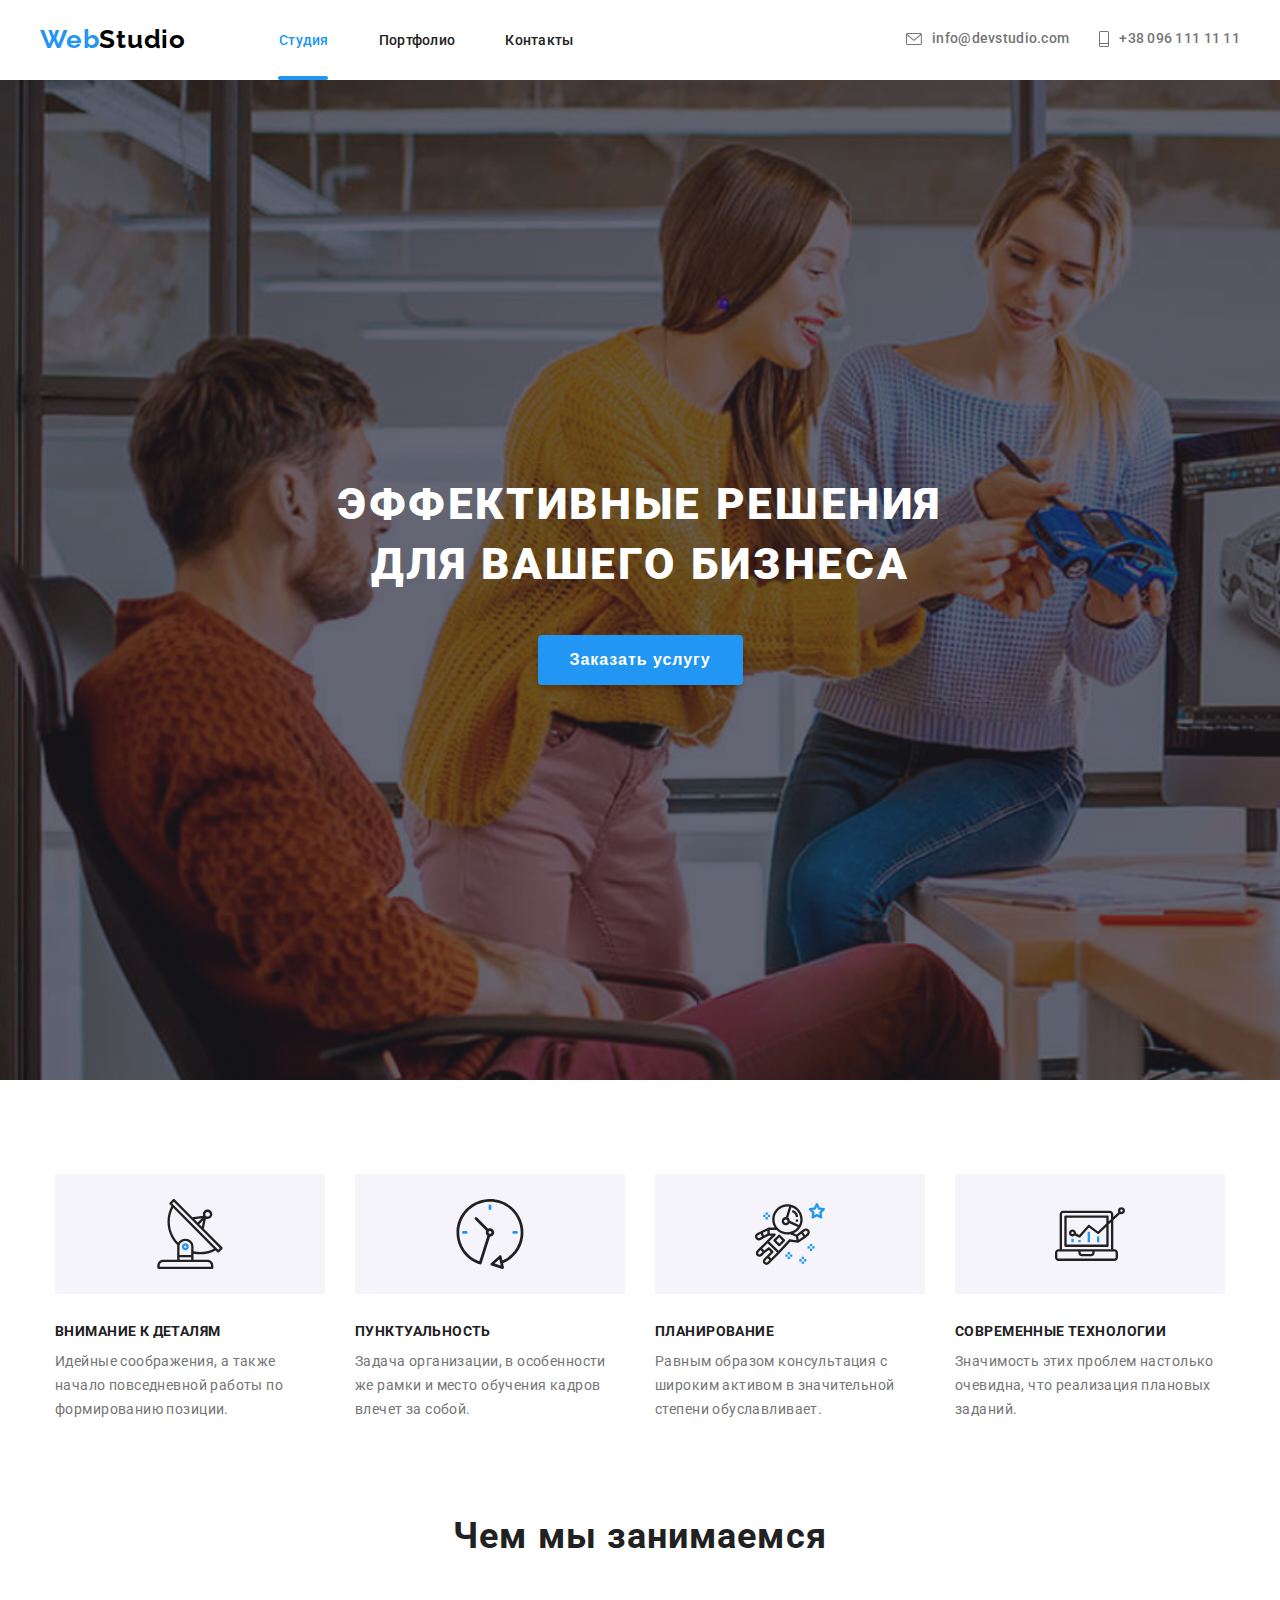
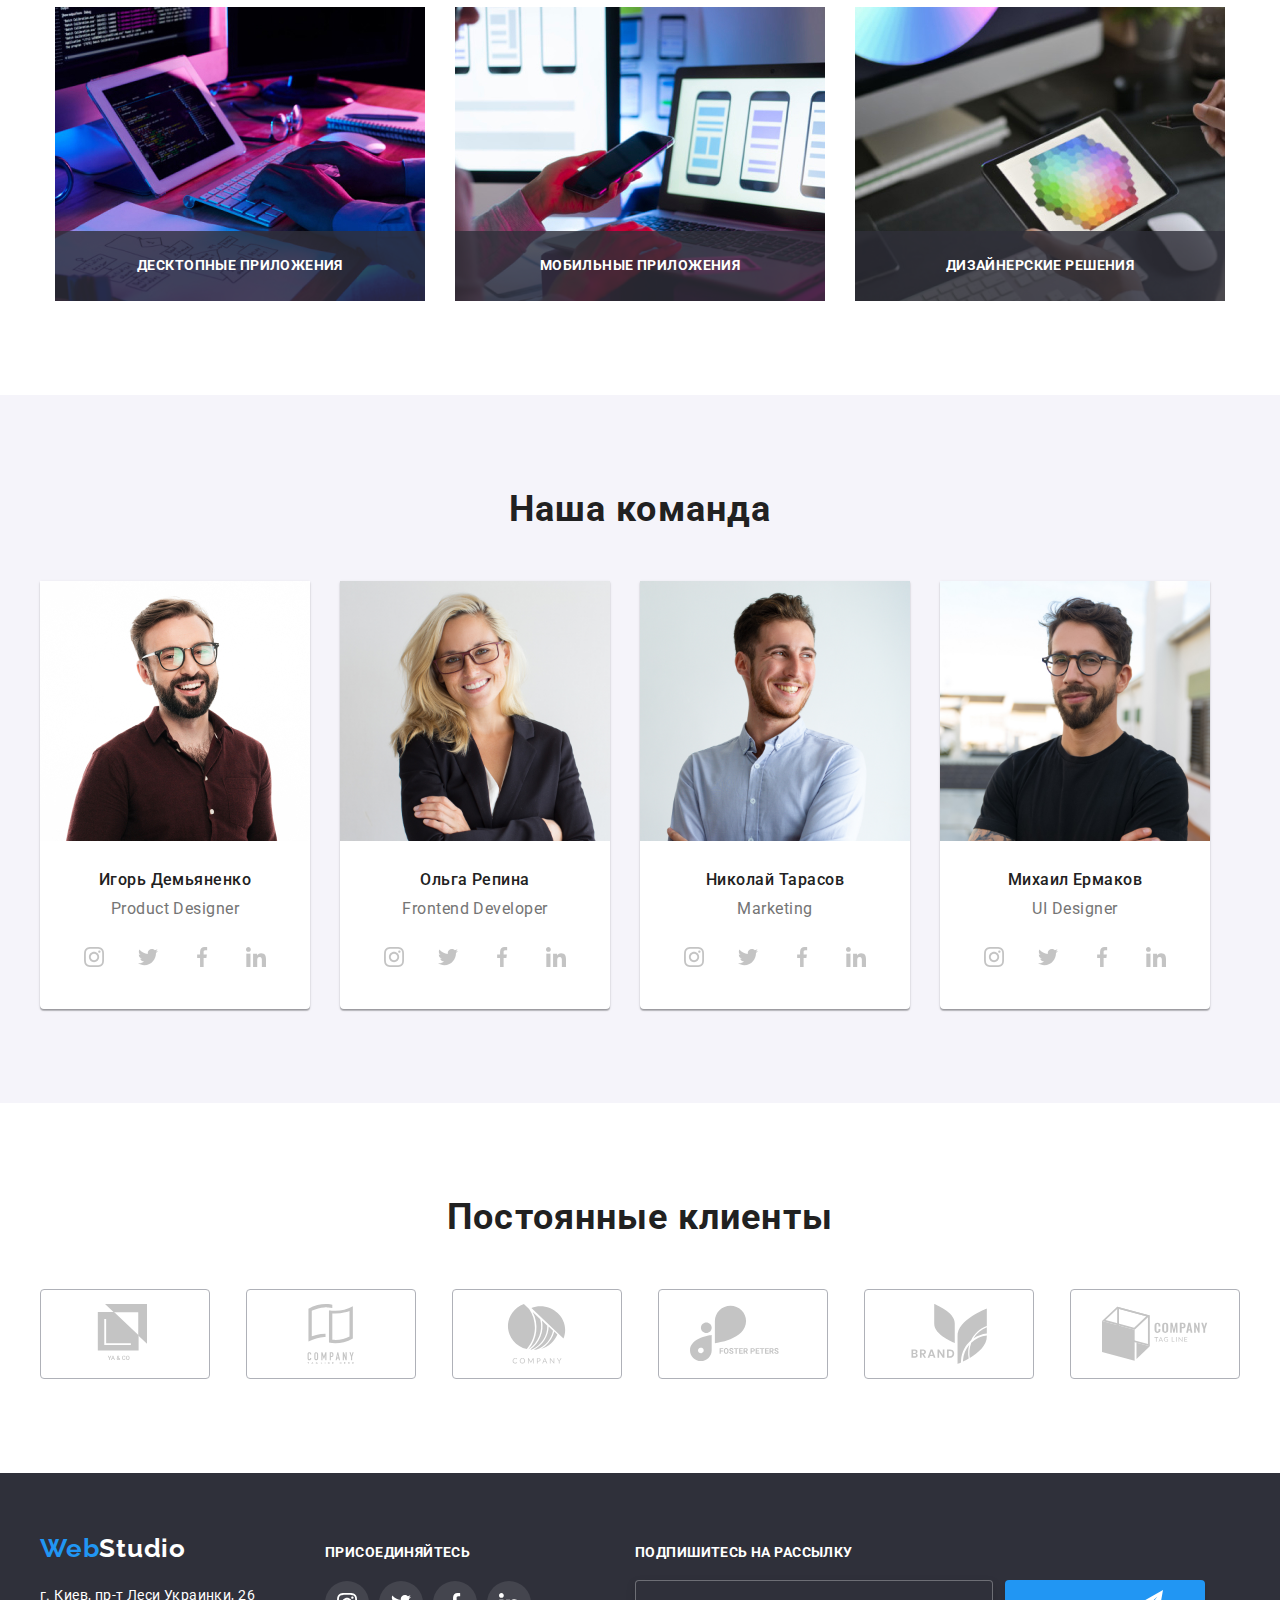
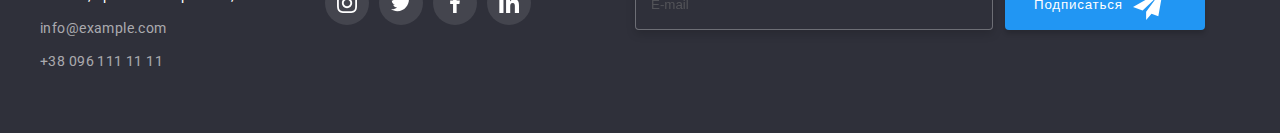
<file: index.html>
<!DOCTYPE html>
<html lang="ru">
<head>
    <meta charset="UTF-8">
    <meta http-equiv="X-UA-Compatible" content="IE=edge">
    <meta name="viewport" content="width=device-width, initial-scale=1.0">
    <title>WebStudio</title>
    <link rel="preconnect" href="https://fonts.gstatic.com">
    <link href="https://fonts.googleapis.com/css2?family=Raleway:wght@700&family=Roboto:wght@400;500;700;900&display=swap" rel="stylesheet">
    <link rel="stylesheet" href="https://cdnjs.cloudflare.com/ajax/libs/modern-normalize/1.0.0/modern-normalize.min.css" integrity="sha512-ISS7cAi1PEhQ8jnbJpJZMd29NlhNj4AWYyLOSp2CE/CsHxTCu+r+t0D2yoJudVrd0/8fTVPUVDzY5Tvli75u/g==" crossorigin="anonymous" />
    <link rel="stylesheet" href="./css/main.min.css">
</head>
<body>
    <!--HEADER-->
<header class="header">
    <div class="container"> 
        
    <nav class="navigation">        
        <a class="logo-link" href="#"><span class="web-logo">Web</span>Studio</a>
        <ul class="nav-list">
            <li class="nav-item">
                <a class=" navigation-studio" href="#">Студия</a></li>
            <li class="nav-item">
                <a class="navigation-link" href="./portfolio.html">Портфолио</a></li>
            <li class="nav-item">
                <a class="navigation-link" href="#">Контакты</a></li>
        </ul>
    </nav>
    <address class="contacts">
        <a class="mail-link" href="mailto:info@devstudio.com">
            <svg class="icon-svg" Width="16" height="12">
                <use href="./image/icon-contacts/sprite.svg#icon-envelope"></use>
            </svg>
        info@devstudio.com</a>
        <a class="tel-link" href="tel:+380961111111">
            <svg class="icon-svg" Width="10" height="16">
                <use href="./image/icon-contacts/sprite.svg#icon-Vector"></use>
            </svg>
            +38 096 111 11 11</a>
    </address>

    </div>
    </header>
<main>
    <!--hiro -->
<section class="sect">
    <div class="bord-padding container">
    <h1 class="top-title">Эффективные решения для вашего бизнеса</h1>

    <button class="btn" type="button" data-modal-open>Заказать услугу</button>

    </div>
</section>
    <!--SECTION 2-->
<section class="section-two">
    <div class="container">
    <ul class="features-title">


        <li class="features" class="margin">
            <div class="icon-section2">
                <svg class="icon-section" Width="70" height="70">
                    <use href="./image/icon-section-two/sprite.svg#icon-antenna"></use>
                </svg>
            </div>
            <h3 class="description-top">Внимание к деталям</h3>
            <p class="ds-text">Идейные соображения, а также начало повседневной работы по формированию позиции.</p>
        </li>


        <li class="features" class="margin">
            <div class="icon-section2">
                <svg class="icon-section" Width="70" height="70">
                    <use href="./image/icon-section-two/sprite.svg#icon-clock"></use>
                </svg>
            </div>
            <h3 class="description-top">Пунктуальность</h3>
            <p class="ds-text">Задача организации, в особенности же рамки и место обучения кадров влечет за собой.</p>
        </li>


        <li class="features" class="margin">
            <div class="icon-section2">
                <svg class="icon-section" Width="70" height="70">
                    <use href="./image/icon-section-two/sprite.svg#icon-astronaut"></use>
                </svg>
            </div>
            <h3 class="description-top">Планирование</h3>
            <p class="ds-text">Равным образом консультация с широким активом в значительной степени обуславливает.</p>
        </li>


        <li class="features">
            <div class="icon-section2">
                <svg class="icon-section" Width="70" height="70">
                    <use href="./image/icon-section-two/sprite.svg#icon-diagram"></use>
                </svg>
            </div>
            <h3 class="description-top">Современные технологии</h3>
            <p class="ds-text">Значимость этих проблем настолько очевидна, что реализация плановых заданий.</p>
        </li>


    </ul>
</div>
</section>
    <!--SECTION 3-->
<section class="view-products">
    <div class="container">
    <h2 class="top-work">Чем мы занимаемся</h2>
    <ul class="pic">
        <li class="img"><img src="./image/box-1.jpg" alt="Na Computere" width="370" height="294">
            <p class="overlay">Десктопные приложения</p> </li>
        <li class="img"><img src="./image/box-2.jpg" alt="V telephone" width="370" height="294">
            <p class="overlay">Мобильные приложения</p></li>
        <li class="img"><img src="./image/box-3.jpg" alt="V Planshete" width="370" height="294">
            <p class="overlay">Дизайнерские решения</p></li>
    </ul>
</div>
</section>
        <!--SECTION 4-->
<section class="top-container">
    <div class="container" >
    <h2 class="comand">Наша команда</h2>
    <ul class="our-comand">
        <li class="cover"> 
            <img src="./image/img.jpg" alt="Игорь Демьяненко" width="270" height="260">
            <div class="pic-people">
                <h3 class="name">Игорь Демьяненко</h3>
                <p class="prof" lang="en">Product Designer</p>

                <ul class="social-section">
                    <li class="link-radius">
                        <a class="b-radius" href="#">
                <svg class="instagram" Width="20" height="20">
                    <use href="./image/icon-sosial-cards/sprite.svg#icon-instagram"></use>
                </svg>   
                        </a>   
                    </li>

                        <li>
                            <a class="b-radius" href="#">
                    <svg class="twitter" Width="20" height="20">
                        <use href="./image/icon-sosial-cards/sprite.svg#icon-twitter"></use>
                    </svg>   
                            </a>   
                        </li>

                    <li>
                        <a class="b-radius" href="#">
                <svg class="facebook" Width="20" height="20">
                    <use href="./image/icon-sosial-cards/sprite.svg#icon-facebook"></use>
                </svg>   
                        </a>   
                    </li>

                        <li>
                            <a class="b-radius" href="#">
                    <svg class="linkedin" Width="20" height="20">
                        <use href="./image/icon-sosial-cards/sprite.svg#icon-linkedin"></use>
                    </svg>   
                            </a>   
                        </li>
                </ul>
            </div>

        </li>
        <li class="cover">
            <img src="./image/img1.jpg" alt="Ольга Репина" width="270" height="260">
            <div class="pic-people">
            <h3 class="name">Ольга Репина</h3>
            <p class="prof" lang="en">Frontend Developer</p>
            
            <ul class="social-section">
                <li class="link-radius">
                    <a class="b-radius" href="#">
            <svg class="instagram" Width="20" height="20">
                <use href="./image/icon-sosial-cards/sprite.svg#icon-instagram"></use>
            </svg>   
                    </a>   
                </li>

                    <li>
                        <a class="b-radius" href="#">
                <svg class="twitter" Width="20" height="20">
                    <use href="./image/icon-sosial-cards/sprite.svg#icon-twitter"></use>
                </svg>   
                        </a>   
                    </li>

                <li>
                    <a class="b-radius" href="#">
            <svg class="facebook" Width="20" height="20">
                <use href="./image/icon-sosial-cards/sprite.svg#icon-facebook"></use>
            </svg>   
                    </a>   
                </li>

                    <li>
                        <a class="b-radius" href="#">
                <svg class="linkedin" Width="20" height="20">
                    <use href="./image/icon-sosial-cards/sprite.svg#icon-linkedin"></use>
                </svg>   
                        </a>   
                    </li>
            </ul>

            </div>
        </li>
        <li class="cover">
            <img src="./image/img2.jpg" alt="Николай Тарасов" width="270" height="260">
            <div class="pic-people">
            <h3 class="name">Николай Тарасов</h3>
            <p class="prof" lang="en">Marketing</p> 
            <ul class="social-section">
                <li class="link-radius">
                    <a class="b-radius" href="#">
            <svg class="instagram" Width="20" height="20">
                <use href="./image/icon-sosial-cards/sprite.svg#icon-instagram"></use>
            </svg>   
                    </a>   
                </li>

                    <li>
                        <a class="b-radius" href="#">
                <svg class="twitter" Width="20" height="20">
                    <use href="./image/icon-sosial-cards/sprite.svg#icon-twitter"></use>
                </svg>   
                        </a>   
                    </li>

                <li>
                    <a class="b-radius" href="#">
            <svg class="facebook" Width="20" height="20">
                <use href="./image/icon-sosial-cards/sprite.svg#icon-facebook"></use>
            </svg>   
                    </a>   
                </li>

                    <li>
                        <a class="b-radius" href="#">
                <svg class="linkedin" Width="20" height="20">
                    <use href="./image/icon-sosial-cards/sprite.svg#icon-linkedin"></use>
                </svg>   
                        </a>   
                    </li>
            </ul>           
            </div>

        </li>
        <li class="cover">
            <img src="./image/img3.jpg" alt="Михаил Ермаков" width="270" height="260">
            <div class="pic-people">
            <h3 class="name">Михаил Ермаков</h3>
            <p class="prof" lang="en">UI Designer</p>     
            
            <ul class="social-section">
                <li class="link-radius">
                    <a class="b-radius" href="#">
            <svg class="instagram" Width="20" height="20">
                <use href="./image/icon-sosial-cards/sprite.svg#icon-instagram"></use>
            </svg>   
                    </a>   
                </li>

                    <li>
                        <a class="b-radius" href="#">
                <svg class="twitter" Width="20" height="20">
                    <use href="./image/icon-sosial-cards/sprite.svg#icon-twitter"></use>
                </svg>   
                        </a>   
                    </li>

                <li>
                    <a class="b-radius" href="#">
            <svg class="facebook" Width="20" height="20">
                <use href="./image/icon-sosial-cards/sprite.svg#icon-facebook"></use>
            </svg>   
                    </a>   
                </li>

                    <li>
                        <a class="b-radius" href="#">
                <svg class="linkedin" Width="20" height="20">
                    <use href="./image/icon-sosial-cards/sprite.svg#icon-linkedin"></use>
                </svg>   
                        </a>   
                    </li>
            </ul>       
            </div>

        </li>    
    </ul>
    </div>
</section>

<section class=" pad-clients">
    <div class="container">
        <h2 class="comand">Постоянные клиенты</h2>
        <ul class="clients-end">
            <li>
                <a class="bord-clents" href="#">
                <svg class="lo-go" Width="106" height="60">
                        <use href="./image/clients/sprite.svg#icon-logo-1-1"></use>
                    </svg>                     
         </a>
                </a>
            </li>

            <li>
                <a class="bord-clents" href="#">
                <svg class="lo-go" class="lo-go-01" Width="106" height="60">
                        <use href="./image/clients/sprite.svg#icon-logo-2-2"></use>
                    </svg>                     
                </a>
                </a>
            </li>

            <li>
                <a class="bord-clents" href="#">
                <svg class="lo-go" class="lo-go-02" Width="106" height="60">
                        <use href="./image/clients/sprite.svg#icon-logo-3-3"></use>
                    </svg>                     
                </a>
                </a>
            </li>

            <li>
                <a class="bord-clents" href="#">
                <svg class="lo-go" class="lo-go-02" Width="106" height="60">
                        <use href="./image/clients/sprite.svg#icon-logo-4-4"></use>
                    </svg>                     
                </a>
                </a>
            </li>

            <li>
                <a class="bord-clents" href="#">
                <svg class="lo-go" class="lo-go-02" Width="106" height="60">
                        <use href="./image/clients/sprite.svg#icon-logo-5-5"></use>
                    </svg>                     
                </a>
                </a>
            </li>

            <li>
                <a class="bord-clents" href="#">
                <svg class="lo-go" class="lo-go-02" Width="106" height="60">
                        <use href="./image/clients/sprite.svg#icon-logo-6-6"></use>
                    </svg>                     
                </a>
                </a>
            </li>
        </ul>
    </div>
</section>

</main>
<!--FOOTER-->
<footer class="footer">
    <div class="foter-social container">
    <div class="padding-footer">
    <a class="logo-footer" href="#"><span class="web-logo">Web</span>Studio</a>
    

    <address class="pad-foter-top"><a class="adress-footer" href="#">г. Киев, пр-т Леси Украинки, 26</a>
    <ul class="redact">
    <li class="pad">
        <a class="mail-footer" href="mailto:info@example.com">info@example.com</a>
    </li>    
    <li>
        <a class="tel-footer" href="tel:+380961111111">+38 096 111 11 11</a>
    </li>
</ul> 
    </address> 

</div>
<div class="margin-fot-social">
    
    <p class="welcom">присоединяйтесь</p>
        <ul class="social--section">
            <li class="link-radius">
                <a class="b-radius2" href="#">
        <svg class="instagram" Width="20" height="20">
            <use href="./image/icon-sosial-cards/sprite.svg#icon-instagram"></use>
        </svg>   
                </a>   
            </li>

                <li>
                    <a class="b-radius2" href="#">
            <svg class="twitter" Width="20" height="20">
                <use href="./image/icon-sosial-cards/sprite.svg#icon-twitter"></use>
            </svg>   
                    </a>   
                </li>

            <li>
                <a class="b-radius2" href="#">
        <svg class="facebook" Width="20" height="20">
            <use href="./image/icon-sosial-cards/sprite.svg#icon-facebook"></use>
        </svg>   
                </a>   
            </li>

                <li>
                    <a class="b-radius2" href="#">
            <svg class="linkedin" Width="20" height="20">
                <use href="./image/icon-sosial-cards/sprite.svg#icon-linkedin"></use>
            </svg>   
                    </a>   
                </li>
        </ul>
    </div>

    <div class="footer-form">
        <p class="footer-form-name">Подпишитесь на рассылку</p>
        <div class="form-input-footer">                
            <input class="footer-form-email" type="text" placeholder="E-mail">
            <button class="footer-form-button" type="submit">Подписаться
                <svg class="airplane" Width="20" height="20">
                    <use href="./image/icon-footer-email/sprite.svg#icon-icon-send-2"></use>
                </svg> 
            </button>
        </div>
    </div>
    
</div>
</footer>

<div class="backdrop is-hidden" data-modal>
    <div class="modal">
        <button type="button" class="btn-close" data-modal-close>
            <svg class="button-button" Width="11" height="11">
                <use href="./image/symbol-defs.svg#icon-vector2"></use>
            </svg>  
        </button>


        <form action="#" class="modal-form">
            <p class="class-field">Оставьте свои данные, мы вам перезвоним</p>
        <label class="form-field">
            Имя
            <span class="wrapper-icon2">
            <input type="text" name="user-name" class="modal-form-input" required minlength="">
            <svg class="icon-form" Width="12" height="12">
                <use href="./image/icon-form/sprite.svg#icon-Vector-1"></use>
            </svg>
            </span>
        </label>

        <label class="form-field">
            Телефон
            <span class="wrapper-icon2">        
                <input type="text" name="user-name" class="modal-form-input" required>
        <svg class="icon-form" Width="13" height="13">
            <use href="./image/icon-form/sprite.svg#icon-Vector-2"></use>
        </svg>
    </span>
        </label>

        <label class="form-field">
            Почта
            <span class="wrapper-icon2">
        <input type="text" name="user-name" class="modal-form-input" required>
        <svg class="icon-form" Width="15" height="12">
            <use href="./image/icon-form/sprite.svg#icon-Vector-3"></use>
        </svg>
        </span>
        </label>

        <label class="form-field">
            Комментарий
        <textarea name="user-message" class="form-message" placeholder="Введите текст"></textarea>
        </label>
        
        <span class="check-check">
            <input type="checkbox" id="user-term" class="form-checkbox visuali" name="user-term">
            <label for="user-term" class="form-check-desk">Соглашаюсь с рассылкой и принимаю&nbsp<a href="#" class="link-form-under">Условия договора</a>
            </label>
            </span>
        <button type="submit" class="madal-form-batn">Отправить</button>
        </form>


    </div>
</div>
<script src="./js/modal.js"></script>
</body>
</html>
</file>
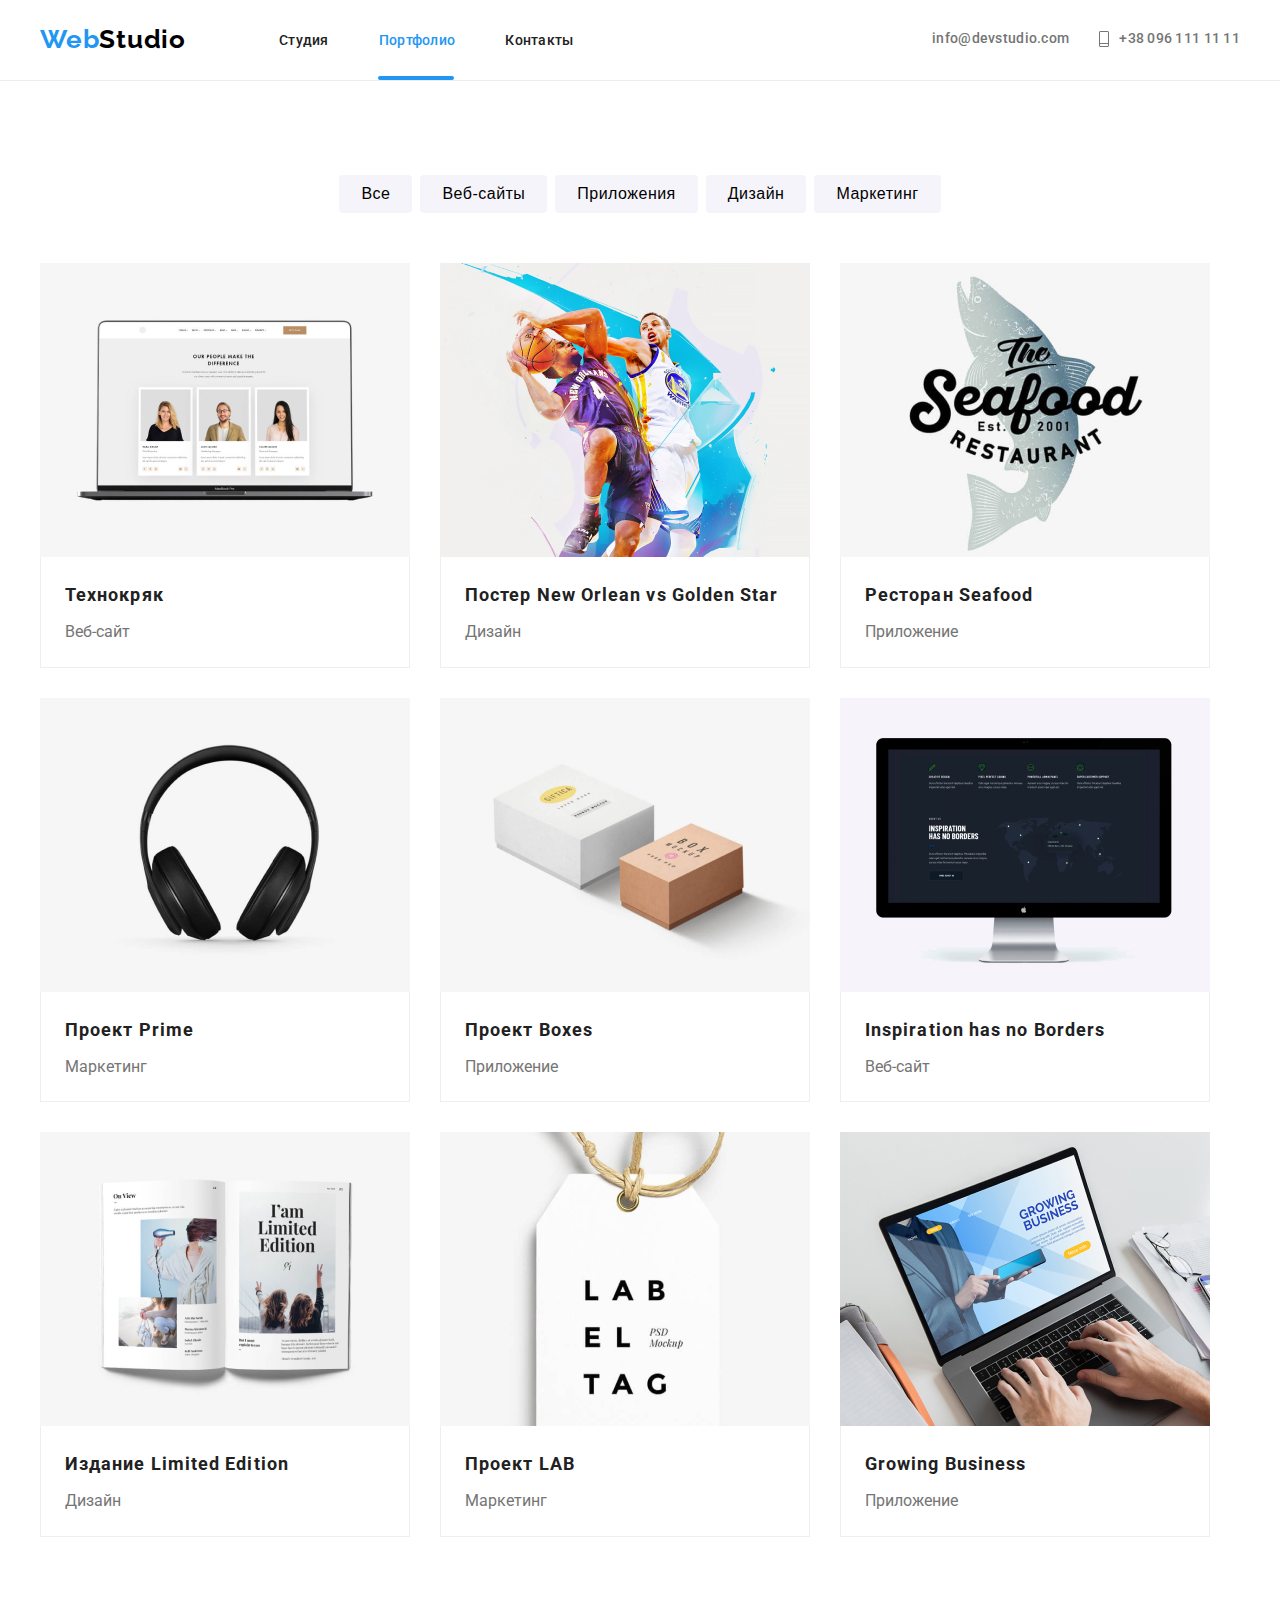
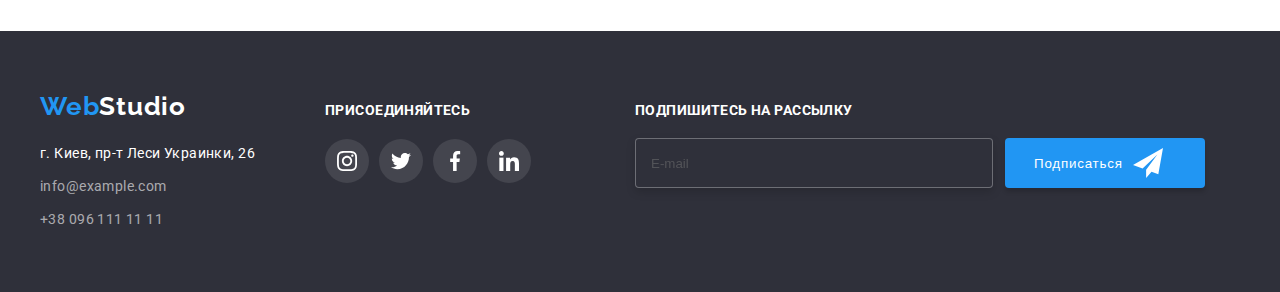
<file: portfolio.html>
<!DOCTYPE html>
<html lang="ru">
<head>
    <meta charset="UTF-8">
    <meta http-equiv="X-UA-Compatible" content="IE=edge">
    <meta name="viewport" content="width=device-width, initial-scale=1.0">
    <title>WebStudio</title>
    <link rel="preconnect" href="https://fonts.gstatic.com">
    <link href="https://fonts.googleapis.com/css2?family=Raleway:wght@700&family=Roboto:wght@400;500;700;900&display=swap" rel="stylesheet">
    <link rel="stylesheet" href="https://cdnjs.cloudflare.com/ajax/libs/modern-normalize/1.0.0/modern-normalize.min.css" integrity="sha512-ISS7cAi1PEhQ8jnbJpJZMd29NlhNj4AWYyLOSp2CE/CsHxTCu+r+t0D2yoJudVrd0/8fTVPUVDzY5Tvli75u/g==" crossorigin="anonymous" />
    <link rel="stylesheet" href="./css/main.min.css">
</head>
<body>
    <header class="header">
        <div class="container"> 
            
        <nav class="navigation">        
            <a class="logo-link" href="#"><span class="web-logo">Web</span>Studio</a>
            <ul class="nav-list">
                <li class="nav-item">
                    <a class="navigation-link" href="./index.html">Студия</a></li>
                <li class="nav-item">
                    <a class=" navigation-studio" href="#">Портфолио</a></li>
                <li class="nav-item">
                    <a class="navigation-link" href="#">Контакты</a></li>
            </ul>
        </nav>
        <address class="contacts">
            <a class="mail-link" href="mailto:info@devstudio.com">
                <svg class="icon-svg" Width="16" height="12">
                    <use href="./image/icon-contacts/sprite.svg#icon-envelop"></use>
                </svg>
            info@devstudio.com</a>
            <a class="tel-link" href="tel:+380961111111">
                <svg class="icon-svg" Width="10" height="16">
                    <use href="./image/icon-contacts/sprite.svg#icon-Vector"></use>
                </svg>
                +38 096 111 11 11</a>
        </address>
    
        </div>
        </header>
<main>
    <section class="bm porfolio-padding"> 
        <div class=" top-menu container">
            <ul class="top-menu2">
<li><button class="menu" type="button">Все</button></li>
<li><button class="menu" type="button">Веб-сайты</button></li>
<li><button class="menu" type="button">Приложения</button></li>
<li><button class="menu" type="button">Дизайн</button></li>
<li><button class="menu2" type="button">Маркетинг</button></li>
</ul>
            <ul class="products" >
                <li class="box-shadow overflov-a">
                    <div class="over-blue">
                <img src="./image/img00.jpg" alt="Computer" width="370px" height="294px">
                <p class="overflov-2">Технокряк это современная площадка распространения коронавируса. Компании используют эту платформу для цифрового шпионажа и атак на защищённые сервера конкурентов.</p>
                </div>
                <div class="producta-padding">
                <h3 class="padding-left-rigt">Технокряк</h3>
                <p class="padding-left-rigt">Веб-сайт</p>
            </div> 
                </li>

                <li class="box-shadow overflov-a">
                    <div class="over-blue">
                <img src="./image/img01.jpg" alt="Bascetball" width="370px" height="294px">
                <p class="overflov-2">Технокряк это современная площадка распространения коронавируса. Компании используют эту платформу для цифрового шпионажа и атак на защищённые сервера конкурентов.</p>
                </div>
                <div class="producta-padding">
                <h3 class="padding-left-rigt">Постер New Orlean vs Golden Star</h3>
                <p class="padding-left-rigt">Дизайн</p></div>
                </li>

                <li class="box-shadoww  overflov-a">
                    <div class="over-blue">
                <img src="./image/img02.jpg" alt="Seafood" width="370px" height="294px">
                
                <p class="overflov-2">Технокряк это современная площадка распространения коронавируса. Компании используют эту платформу для цифрового шпионажа и атак на защищённые сервера конкурентов.</p>
                </div>
                <div class="producta-padding">
                <h3 class="padding-left-rigt">Ресторан Seafood</h3>
                <p class="padding-left-rigt">Приложение</p></div>
                </li>

                <li class="box-shadow box-shadow3 overflov-a">
                    <div class="over-blue">
                <img src="./image/img03.jpg" alt="Earphone" width="370px" height="294px">
                <p class="overflov-2">Технокряк это современная площадка распространения коронавируса. Компании используют эту платформу для цифрового шпионажа и атак на защищённые сервера конкурентов.</p>
                </div>
                <div class="producta-padding">
                <h3 class="padding-left-rigt">Проект Prime</h3>
                <p class="padding-left-rigt">Маркетинг</p></div>
                </li>

                <li class="box-shadow box-shadow3 overflov-a">
                    <div class="over-blue">
                <img src="./image/img04.jpg" alt="Boxes" width="370px" height="294px">
                <p class="overflov-2">Технокряк это современная площадка распространения коронавируса. Компании используют эту платформу для цифрового шпионажа и атак на защищённые сервера конкурентов.</p>
                </div>
                <div class="producta-padding">
                <h3 class="padding-left-rigt">Проект Boxes</h3>
                <p class="padding-left-rigt">Приложение</p></div>
                </li>

                <li class="box-shadoww box-shadow3 overflov-a">
                    <div class="over-blue">
                <img src="./image/img05.jpg" alt="Borders" width="370px" height="294px">
                <p class="overflov-2">Технокряк это современная площадка распространения коронавируса. Компании используют эту платформу для цифрового шпионажа и атак на защищённые сервера конкурентов.</p>
                </div>
                <div class="producta-padding">
                <h3 lang="en" class="padding-left-rigt">Inspiration has no Borders</h3>
                <p class="padding-left-rigt">Веб-сайт</p></div>
                </li>

                <li class="box-shadow box-shadow3 overflov-a">
                    <div class="over-blue">
                <img src="./image/img06.jpg" alt="Edition" width="370px" height="294px">
                <p class="overflov-2">Технокряк это современная площадка распространения коронавируса. Компании используют эту платформу для цифрового шпионажа и атак на защищённые сервера конкурентов.</p>
                </div>
                <div class="producta-padding">
                <h3 class="padding-left-rigt">Издание Limited Edition</h3>
                <p class="padding-left-rigt">Дизайн</p></div>
                </li>

                <li class="box-shadow box-shadow3 overflov-a">
                    <div class="over-blue">
                <img src="./image/img07.jpg" alt="Lab" width="370px" height="294px">
                <p class="overflov-2">Технокряк это современная площадка распространения коронавируса. Компании используют эту платформу для цифрового шпионажа и атак на защищённые сервера конкурентов.</p>
                </div>
                <div class="producta-padding">
                <h3 class="padding-left-rigt">Проект LAB</h3>
                <p class="padding-left-rigt">Маркетинг</p></div>
                </li>

                <li class="box-shadoww box-shadow3 overflov-a">
                    <div class="over-blue">
                <img src="./image/img08.jpg" alt="Business" width="370px" height="294px">
                <p class="overflov-2">Технокряк это современная площадка распространения коронавируса. Компании используют эту платформу для цифрового шпионажа и атак на защищённые сервера конкурентов.</p>
                </div>
                <div class="producta-padding">
                <h3 lang="en" class="padding-left-rigt">Growing Business</h3>
                <p class="padding-left-rigt">Приложение</p></div>
                </li>
            </ul>
        </div> 
        </section>
</main>
<footer class="footer">

<div class="foter-social container">
    <div class="padding-footer">
    <a class="logo-footer" href="#"><span class="web-logo">Web</span>Studio</a>
    

    <address class="pad-foter-top"><a class="adress-footer" href="#">г. Киев, пр-т Леси Украинки, 26</a>
    <ul class="redact">
    <li class="pad">
        <a class="mail-footer" href="mailto:info@example.com">info@example.com</a>
    </li>    
    <li>
        <a class="tel-footer" href="tel:+380961111111">+38 096 111 11 11</a>
    </li>
</ul> 
    </address> 

</div>
<div class="margin-fot-social">
    <div class="welcom-links">
    <p class="welcom">присоединяйтесь</p>
        <ul class="social--section">
            <li class="link-radius">
                <a class="b-radius2" href="#">
        <svg class="instagram" Width="20" height="20">
            <use href="./image/icon-sosial-cards/sprite.svg#icon-instagram"></use>
        </svg>   
                </a>   
            </li>

                <li>
                    <a class="b-radius2" href="#">
            <svg class="twitter" Width="20" height="20">
                <use href="./image/icon-sosial-cards/sprite.svg#icon-twitter"></use>
            </svg>   
                    </a>   
                </li>

            <li>
                <a class="b-radius2" href="#">
        <svg class="facebook" Width="20" height="20">
            <use href="./image/icon-sosial-cards/sprite.svg#icon-facebook"></use>
        </svg>   
                </a>   
            </li>

                <li>
                    <a class="b-radius2" href="#">
            <svg class="linkedin" Width="20" height="20">
                <use href="./image/icon-sosial-cards/sprite.svg#icon-linkedin"></use>
            </svg>   
                    </a>   
                </li>
        </ul>
</div>  
</div>
<div class="footer-form">
    <p class="footer-form-name">Подпишитесь на рассылку</p>
    <div class="form-input-footer">                
        <input class="footer-form-email" type="text" placeholder="E-mail">
        <button class="footer-form-button" type="submit">Подписаться
            <svg class="airplane" Width="20" height="20">
                <use href="./image/icon-footer-email/sprite.svg#icon-icon-send-2"></use>
            </svg> 
        </button>
    </div>     
</div>
</div>
</footer>
</body>
</html>
</file>
<file: css/main.min.css>
:root{--color-text: #212121;--color-second-text: #757575;--focus-color: #2196F3;--secondary-font: "Raleway", sans-serif;--colo-black: #000000;--background-color: #2F303A;--white: #FFFFFF;--background-white: #F5F4FA;--solid-color: #ECECEC;--second-color-plus: #188CE8;--black: #000000;--back-ground: #C4C4C4;--fill: #AFB1B8}ul{margin-left:0;padding-left:0}li{list-style-type:none}body{font-family:'Roboto', sans-serif;margin:0 auto}h1,h2,h3,h4,h5,h6,p{margin:0}img{display:block}ul{text-decoration:none;color:var(--color-text)}.visuali{position:absoluteb !important;clip:rect(1px 1px 1px 1px);clip:rect(1px 1px 1px 1px);padding:0 !important;border:0 !important;height:1px !important;width:1px !important;overflow:hidden}.container{width:1200px;margin:0 auto;padding-left:15px;padding-right:15px}.header{display:flex;align-items:center;padding-top:24px;padding-bottom:25px}.contacts{display:flex;align-items:center;justify-content:flex-end}.contacts a:hover{fill:var(--focus-color);transition:250ms}.mail-link{display:flex;justify-content:center;align-items:center;font-weight:500;font-size:14px;line-height:1.14;letter-spacing:0.02em;color:var(--color-second-text);font-style:normal;fill:var(--color-second-text)}.mail-link:hover,.mail-link:focus{color:var(--focus-color)}.mail-link:hover,.mail-link:focus{fill:var(--focus-color)}.mail-link{display:flex;justify-content:center;align-items:center;font-weight:500;font-size:14px;line-height:1.14;letter-spacing:0.02em;color:var(--color-second-text);font-style:normal;fill:var(--color-second-text)}.icon-svg{justify-content:center;align-items:center;margin-right:10px}.tel-link{display:flex;justify-content:center;align-items:center;font-weight:500;font-size:14px;line-height:1.14;letter-spacing:0.02em;color:var(--color-second-text);margin-left:30px;font-style:normal;fill:var(--color-second-text)}.tel-link:hover,.tel-link:focus{color:var(--focus-color);text-decoration:none}.navigation{display:flex;align-items:center}.nav-list{display:flex;align-items:center}.nav-item:not(:last-child){margin-right:50px}.navigation-link{position:relative;transition:250ms}.navigation-link:hover,.navigation-link:focus{color:var(--focus-color)}.navigation-studio{color:var(--focus-color);font-weight:500;font-size:14px;line-height:1.14;letter-spacing:0.02em;color:var(--focus-color);text-decoration:none;transition:250ms;position:relative}.nav-item:not(:last-child){margin-right:50px}.navigation-studio::after{position:absolute;background:var(--focus-color);transition:250ms;width:100%;height:4px;bottom:-32px;left:-1px;border-radius:2px;content:"";transition:250ms}.logo-link{font-family:"Raleway";font-weight:700;font-size:26px;line-height:1.19;letter-spacing:0.03em;color:var(--colo-black);margin-right:93px}.web-logo{color:var(--focus-color);margin-bottom:20px}.sect{background:var(--back-ground);display:flex;justify-content:center;align-items:center;background-image:linear-gradient(rgba(47,48,58,0.4), rgba(47,48,58,0.4)),url(../image/Img.png);max-width:1600px;background-repeat:no-repeat;height:600px;background-size:cover;justify-content:space-between;margin:0 auto;padding-top:200px;padding-bottom:200px}.bord-padding{justify-content:center;margin:0 auto;text-align:center}.top-title{font-weight:900;font-size:44px;line-height:1.36;text-align:center;letter-spacing:0.06em;text-transform:uppercase;color:var(--white);margin-bottom:40px;max-width:696px;align-items:center;justify-content:center;display:flex;margin:0 auto}.btn{font-weight:700;font-size:16px;line-height:1.87;align-items:center;letter-spacing:0.06em;color:var(--white);background:var(--focus-color);padding:10px 32px;box-shadow:0px 4px 4px rgba(0,0,0,0.15);border-radius:4px;margin-top:40px;cursor:pointer;border:none}.section-two{padding-top:94px;padding-bottom:94px}.features-title{display:flex;justify-content:center;padding-left:0;margin:0 auto}.features{width:270px}.features:nth-child(-n+3){margin-right:30px}.icon-section2{align-items:center;height:120px;background:var(--background-white);display:flex;justify-content:center}.icon-section{border-radius:4px}.description-top{font-weight:700;font-size:14px;line-height:1.14;letter-spacing:0.03em;text-transform:uppercase;color:var(--color-text);margin-top:30px;border:none}.ds-text{font-weight:400;font-size:14px;line-height:1.71;letter-spacing:0.03em;color:var(--color-second-text)}.view-products{padding-bottom:94px}.top-work{font-weight:700;font-size:36px;line-height:1.16;text-align:center;letter-spacing:0.03em;color:var(--color-text);margin-bottom:50px}.pic{display:flex;justify-content:center;padding-left:0;margin-top:0;margin-bottom:0}.img{width:370px;height:294px;position:relative}.img:not(:last-child){margin-right:30px}.overlay{position:absolute;bottom:0;left:0;font-weight:700;font-size:14px;line-height:1.14;text-align:center;letter-spacing:0.03em;text-transform:uppercase;background:rgba(47,48,58,0.8);width:370px;height:70px;color:var(--white);display:flex;justify-content:center;align-items:center}.top-container{background-color:var(--background-white);padding-top:94px;padding-bottom:94px}.comand{font-weight:700;font-size:36px;line-height:1.16;text-align:center;letter-spacing:0.03em;color:var(--color-text);margin-bottom:50px}.our-comand{display:flex;padding-left:0;margin-top:0;margin-bottom:0}.cover{background-color:var(--white);box-shadow:0px 1px 3px rgba(0,0,0,0.12),0px 1px 1px rgba(0,0,0,0.14),0px 2px 1px rgba(0,0,0,0.2);border-radius:0px 0px 4px 4px;width:270px}.cover:nth-child(-n+3){margin-right:30px}.pic-people{padding:30px 32px}.name{margin-bottom:10px;text-align:center;border:none}.prof{text-align:center;margin-bottom:16px;font-weight:400;font-size:16px;line-height:1.18;letter-spacing:0.03em;color:var(--color-second-text)}.social-section{display:flex;justify-content:space-between;align-items:center}.b-radius{display:flex;justify-content:center;align-items:center;width:44px;height:44px;border-radius:50%;fill:var(--fill);transition:0.5s}.b-radius:hover,.b-radius:focus{fill:var(--white)}.b-radius:hover,.b-radius:focus{background:var(--focus-color)}.name{font-weight:500;font-size:16px;line-height:1.18;letter-spacing:0.03em;color:var(--color-text)}.pad-clients{padding-bottom:94px;padding-top:94px}.clients-end{display:flex;justify-content:space-between;align-items:center;margin-top:0;margin-bottom:0}.bord-clents{display:flex;justify-content:center;align-items:center;border:1px solid var(--fill);box-sizing:border-box;border-radius:4px;width:170px;height:90px;fill:var(--back-ground)}.bord-clents:hover,.bord-clents:focus{fill:var(--focus-color);cursor:pointer}.bord-clents:hover{border:1px solid var(--focus-color)}.bord-clents{fill:var(--back-ground)}.lo-go{transition:0.5s;padding-top:5px;padding-bottom:5px}.lo-go:hover,.lo-go:focus{border-color:var(--focus-color)}.lo-go-01{display:flex;justify-content:center;align-items:center;border:1px solid var(--back-ground);box-sizing:border-box;border-radius:4px;width:170px;height:90px;padding-top:19px;padding-bottom:19px}.lo-go-02{display:flex;justify-content:center;align-items:center;border:1px solid var(back-ground);box-sizing:border-box;border-radius:4px;width:170px;height:90px;padding-top:24px;padding-bottom:23px}.footer{display:flex;justify-content:center;align-items:center;background-color:var(--background-color);padding-top:60px;padding-bottom:60px}.foter-social{display:flex;margin:0 auto;width:1200px;align-items:baseline}.padding-footer{justify-content:space-between}.logo-footer{font-family:"Raleway";font-weight:700;font-size:26px;line-height:1.19;letter-spacing:0.03em;color:var(--background-color);margin-bottom:20px}.pad-foter-top{margin-top:20px}.adress-footer{font-weight:400;font-size:14px;line-height:1.71;letter-spacing:0.03em;color:var(--white);margin-bottom:9px}a{text-decoration:none;font-style:normal}.redact{padding-left:0;margin-top:9px;margin-bottom:0}.pad{margin-bottom:9px}.mail-footer{font-weight:400;font-size:14px;line-height:1.71;letter-spacing:0.03em;color:rgba(255,255,255,0.6)}.mail-footer{font-weight:400;font-size:14px;line-height:1.71;letter-spacing:0.03em;color:rgba(255,255,255,0.6)}.tel-footer{font-weight:400;font-size:14px;line-height:1.71;letter-spacing:0.03em;color:rgba(255,255,255,0.6)}.margin-fot-social{margin-left:70px}.welcom{font-weight:bold;font-size:14px;line-height:1.14;letter-spacing:0.03em;text-transform:uppercase;color:var(--white);margin-bottom:20px}.social--section>li:not(:last-child){margin-right:10px}.b-radius2{fill:var(--white);background:rgba(255,255,255,0.1);display:flex;justify-content:center;align-items:center;width:44px;height:44px;border-radius:50%;transition:250ms}.b-radius2:hover,.b-radius2:focus{background:var(--focus-color)}.footer-form{margin-top:10px;margin-left:104px}.footer-form-name{font-weight:700;font-size:14px;line-height:16px;letter-spacing:0.03em;text-transform:uppercase;color:var(--white);margin-bottom:20px}.form-input-footer{display:flex}.footer-form-email{width:358px;height:50px;background:var(--background-color);outline:none;border:1px solid rgba(255,255,255,0.3);box-sizing:border-box;filter:drop-shadow(0px 4px 4px rgba(0,0,0,0.15));border-radius:4px;color:var(--white);padding-left:16px;padding:15px}.footer-form-email::placeholder{color:rgba(117,117,117,0.5)}.footer-form-button{background:var(--focus-color);box-shadow:0px 4px 4px rgba(0,0,0,0.15);border-radius:4px;width:200px;height:50px;outline:none;border:none;display:flex;align-items:center;text-align:center;letter-spacing:0.06em;color:var(--white);margin-left:12px;padding-left:29px;cursor:pointer}.airplane{padding-left:10px;width:30px;height:30px}.backdrop{position:fixed;width:100vw;height:100vh;left:0px;top:0px;background:rgba(0,0,0,0.2)}.is-hidden{visibility:hidden;opacity:0;pointer-events:none}.modal{position:absolute;Width:528px;Height:581px;background-color:var(--white);top:50%;left:50%;transform:translate(-50%, -50%);padding:40px}.modal{position:absolute;Width:528px;Height:581px;background-color:var(--white);top:50%;left:50%;transform:translate(-50%, -50%)}.btn-close{background:var(--white);border:1px solid rgba(0,0,0,0.1);border-radius:50%;width:30px;height:30px;cursor:pointer;position:absolute;right:8px;top:8px;display:flex;justify-content:center;align-items:center;transition:250ms}.btn-close:hover,.btn-close:focus{fill:var(--second-color-plus)}.btn-close{background:var(--white);border:1px solid rgba(0,0,0,0.1);border-radius:50%;width:30px;height:30px;cursor:pointer;position:absolute;right:8px;top:8px;outline:none}.button-button{display:flex;justify-content:center;align-items:center}.modal-form{display:flex;flex-direction:column}.class-field{font-weight:700;font-size:20px;line-height:23px;letter-spacing:0.03em;color:#212121;margin-bottom:2px}.form-field{font-weight:400;font-size:12px;line-height:14px;letter-spacing:0.01em;color:var(--color-second-text);margin-top:10px}.wrapper-icon2{position:relative;display:block}.modal-form-input{width:100%;height:40px;border:1px solid rgba(33,33,33,0.2);border-radius:4px;margin-top:4px;padding-left:42px;transition:border-color 250ms cubic-bezier(0.4, 0, 0.2, 1);cursor:pointer}.modal-form-input:focus+.icon-form{fill:var(--focus-color)}.modal-form-input:focus{border-color:var(--focus-color);outline:none}.modal-form-input:focus+.icon-form{fill:var(--focus-color)}.icon-form{position:absolute;left:15px;top:18px;transition:fill 250ms cubic-bezier(0.4, 0, 0.2, 1)}.form-message{margin-top:4px;padding:12px 14px;font-weight:400;font-size:12px;line-height:14px;letter-spacing:0.01em;transition:border-color 250ms cubic-bezier(0.4, 0, 0.2, 1);resize:none;cursor:pointer;width:100%;height:120px;border:1px solid rgba(33,33,33,0.2);border-radius:4px}.form-message::placeholder{color:rgba(117,117,117,0.5)}.form-message:focus{border-color:var(--focus-color);outline:none}.check-check{display:flex;align-items:center;padding-top:20px;padding-bottom:30px;justify-content:center}.form-checkbox{width:16px;height:15px}.form-checkbox:checked+.form-check-desk::before{background-image:url(../image/vector.svg);background-position:center;background-color:var(--second-color-plus);border:3px solid var(--second-color-plus)}.form-check-desk{display:flex;align-items:center;font-weight:400;font-size:14px;line-height:24px;letter-spacing:0.03em;color:#757575}.form-check-desk::before{content:"";display:block;width:16px;height:16px;border:1px solid #212121;border-radius:2px;margin-right:7px}.link-form-under{color:#188CE8;text-decoration:underline}.madal-form-batn{align-self:center;background:var(--focus-color);box-shadow:0px 4px 4px rgba(0,0,0,0.15);border-radius:4px;outline:none;border-color:var(--second-color-plus);cursor:pointer;width:200px;height:50px;letter-spacing:0.06em;color:var(--white);border:none}.mail-link svg:hover{fill:var(--focus-color);color:var(--focus-color)}.header .container{display:flex;align-items:center;justify-content:space-between}.navigation-link{font-weight:500;font-size:14px;line-height:1.14;letter-spacing:0.02em;color:var(--color-text);text-decoration:none;transition:250ms}.navigation-link:hover,.navigation-link:focus{color:var(--focus-color)}.navigation-link{font-weight:500;font-size:14px;line-height:1.14;letter-spacing:0.02em;color:var(--color-text);text-decoration:none;transition:250ms}.icon-sec-red{padding-top:25px}.contacts a:hover{fill:var(--focus-color);transition:250ms}.wid{justify-content:center;display:flex;padding-bottom:232px;padding-top:30px}.ds-text{margin-top:10px;color:var(--color-second-text);box-sizing:border-box}.top-comand{background:var(--background-white)}.social--section{display:flex;align-items:center;margin:0;padding:0}.footer{display:flex;justify-content:center;align-items:center;background-color:var(--background-color);padding-top:60px;padding-bottom:60px}.navigation{display:flex;align-items:center}.nav-list{display:flex;align-items:center;margin:0}.navigation-link3{font-weight:500;font-size:14px;line-height:1.14;letter-spacing:0.02em;color:var(--focus-color);text-decoration:none;padding-top:20px;padding-bottom:20px}.navigation-link:hover,.navigation-link:focus{color:var(--focus-color)}.tel-link{font-weight:500;font-size:14px;line-height:1.14;letter-spacing:0.02em;color:var(--color-second-text);margin-left:50px;font-style:normal;text-decoration:none}.tel-link:hover,.tel-link:focus{color:var(--focus-color);text-decoration:none}.logo-link{font-family:"Raleway";font-weight:700;font-size:26px;line-height:1.19;letter-spacing:0.03em;color:#000000;margin-right:93px}.footer{background-color:var(--background-color);padding-top:60px;padding-bottom:60px}.logo-footer{font-family:"Raleway";font-weight:700;font-size:26px;line-height:1.19;letter-spacing:0.03em;color:var(--white)}.top-padding{padding-top:94px}.porfolio-padding{padding-top:94px;padding-bottom:94px}.bm{border-top:1px solid var(--solid-color)}.menu{font-weight:500;background-color:var(--background-white);border-radius:4px;font-size:16px;line-height:1.62;text-align:center;letter-spacing:0.03em;border:none;cursor:pointer;padding:6px 22px;transition:250ms}.menu2{font-weight:500;background-color:var(--background-white);border-radius:4px;font-size:16px;line-height:1.62;text-align:center;letter-spacing:0.03em;border:none;cursor:pointer;padding:6px 22px}.producta-padding p{margin-top:4px;font-size:16px;line-height:1.86;color:var(--color-second-text)}.producta-padding{padding:20px 24px;border:1px solid #EEEEEE;border-top:none}.products{display:flex;flex-wrap:wrap;margin:0;padding:0;margin-top:50px}.box-shadow{margin-right:30px}.top-menu{justify-content:center}.top-menu2{justify-content:center;text-align:center;margin-top:0;margin-bottom:0;display:flex}.box-shadow3{margin-top:30px}.margin{margin-top:30px}.margin:hover,.margin:focus{cursor:pointer;box-sizing:border-box;box-shadow:0px 1px 1px rgba(0,0,0,0.12),0px 4px 4px rgba(0,0,0,0.06),1px 4px 6px rgba(0,0,0,0.16)}.products h3{font-weight:bold;font-size:18px;line-height:2;letter-spacing:0.06em;color:var(--color-text);border-bottom:none}.menu{margin-right:8px}.box-shadoww:hover,.box-shadoww:focus{cursor:pointer;box-sizing:border-box;box-shadow:0px 1px 1px rgba(0,0,0,0.12),0px 4px 4px rgba(0,0,0,0.06),1px 4px 6px rgba(0,0,0,0.16)}.box-shadow:hover,.box-shadow:focus{cursor:pointer;box-sizing:border-box;box-shadow:0px 1px 1px rgba(0,0,0,0.12),0px 4px 4px rgba(0,0,0,0.06),1px 4px 6px rgba(0,0,0,0.16)}.menu:hover,.menu:focus{color:var(--white);background-color:var(--focus-color);cursor:pointer;box-shadow:0px 3px 1px rgba(0,0,0,0.1),0px 1px 2px rgba(0,0,0,0.08),0px 2px 2px rgba(0,0,0,0.12);border-radius:4px}.menu2:hover,.menu2:focus{color:var(--white);background-color:var(--focus-color);cursor:pointer;box-shadow:0px 3px 1px rgba(0,0,0,0.1),0px 1px 2px rgba(0,0,0,0.08),0px 2px 2px rgba(0,0,0,0.12);border-radius:4px}.tel-footer{font-weight:400;font-size:14px;line-height:1.71;letter-spacing:0.03em;color:rgba(255,255,255,0.6);padding-bottom:60px}.tel-link:hover,.tel-link:focus{color:var(--focus-color);text-decoration:none}.social--section{display:flex;align-items:center;margin:0;padding:0}.footer{display:flex;justify-content:center;align-items:center;background-color:var(--background-color);padding-top:60px;padding-bottom:60px}.welcom{font-weight:bold;font-size:14px;line-height:1.14;letter-spacing:0.03em;text-transform:uppercase;color:var(--white);margin-bottom:20px}.social--section>li:not(:last-child){margin-right:10px}.b-radius2{fill:var(--white);background:rgba(255,255,255,0.1);display:flex;justify-content:center;align-items:center;width:44px;height:44px;border-radius:50%;transition:0.5s}.b-radius2:hover,.b-radius2:focus{background:var(--focus-color)}.top-work{font-weight:700;font-size:36px;line-height:1.16;text-align:center;letter-spacing:0.03em;color:var(--color-text)}.logo-footer{font-family:"Raleway";font-weight:700;font-size:26px;line-height:1.19;letter-spacing:0.03em;color:var(--white);margin-bottom:20px}.tel-footer{font-weight:400;font-size:14px;line-height:1.71;letter-spacing:0.03em;color:rgba(255,255,255,0.6)}.wid{justify-content:center;display:flex;padding-bottom:232px;padding-top:30px}.top-comand{background:var(--background-white)}.icon-sec-red{padding-top:25px}.b-radius{display:flex;justify-content:center;align-items:center;width:44px;height:44px;border-radius:50%;fill:var(--back-ground);transition:0.5s}.b-radius:hover,.b-radius:focus{fill:var(--white)}.b-radius:hover,.b-radius:focus{background:var(--focus-color)}.tel-link{display:flex;justify-content:center;align-items:center;font-weight:500;font-size:14px;line-height:1.14;letter-spacing:0.02em;color:var(--color-second-text);margin-left:30px;font-style:normal}.tel-link:hover,.tel-link:focus{color:var(--focus-color)}.wid{justify-content:center;display:flex;padding-bottom:232px;padding-top:30px}.top-comand{background:var(--background-white)}.social--section{display:flex;align-items:center;margin:0;padding:0}.welcom{font-weight:bold;font-size:14px;line-height:1.14;letter-spacing:0.03em;text-transform:uppercase;color:var(--white);margin-bottom:20px}.social--section>li:not(:last-child){margin-right:10px}.top-work{font-weight:700;font-size:36px;line-height:1.16;text-align:center;letter-spacing:0.03em;color:var(--color-text)}.logo-footer{font-family:"Raleway";font-weight:700;font-size:26px;line-height:1.19;letter-spacing:0.03em;color:var(--white);margin-bottom:20px}.tel-footer{font-weight:400;font-size:14px;line-height:1.71;letter-spacing:0.03em;color:rgba(255,255,255,0.6)}.overflov-2{position:absolute;top:0;left:0;height:101%;color:var(--white);background:rgba(33,150,243,0.9);padding-bottom:63px;padding-top:63px;padding-left:24px;padding-right:24px;font-weight:400;font-size:18px;line-height:1.55;letter-spacing:0.03em;transform:translateY(100%);transition:transform 250ms cubic-bezier(0.4, 0, 0.2, 1)}.over-blue{position:relative;overflow:hidden}.overflov-a:hover .overflov-2,.overflov-a:focus .overflov-2{transform:translateY(0%)}.class-field{font-weight:700;font-size:20px;line-height:23px;letter-spacing:0.03em;color:var(--color-text);margin-bottom:2px}
/*# sourceMappingURL=main.min.css.map */
</file>
